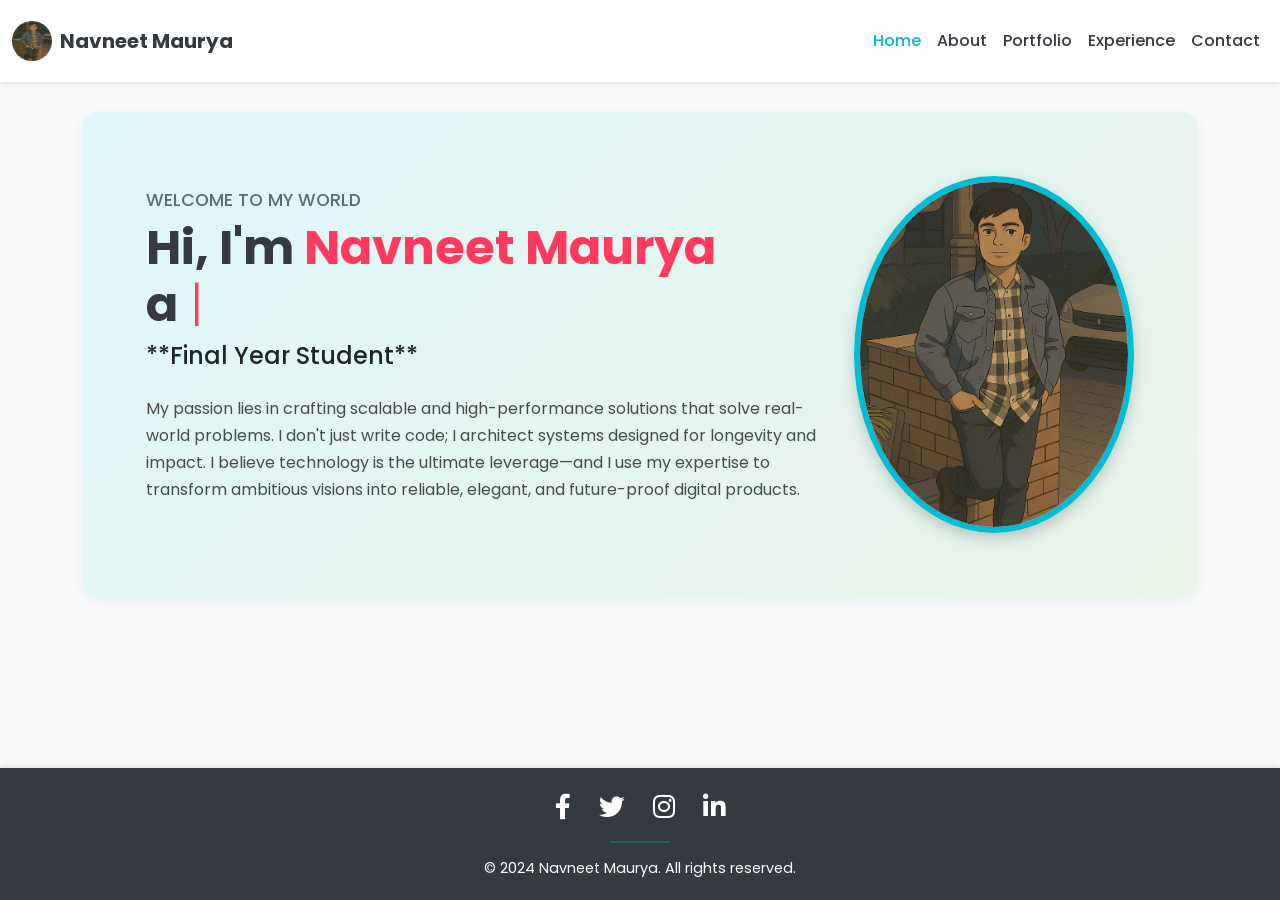
<file: index.html>
<!DOCTYPE html>
<html lang="en">
<head>
    <meta charset="UTF-8">
    <meta name="viewport" content="width=device-width, initial-scale=1.0">
    <title>Navneet Maurya | Full-Stack Developer Profile</title>
    <link href="https://cdn.jsdelivr.net/npm/bootstrap@5.3.3/dist/css/bootstrap.min.css" rel="stylesheet">
    <link rel="stylesheet" href="https://cdnjs.cloudflare.com/ajax/libs/font-awesome/6.0.0-beta3/css/all.min.css">
    <link href="https://fonts.googleapis.com/css2?family=Poppins:wght@300;400;500;600;700&display=swap" rel="stylesheet">

    <style>
        :root {
            --primary-color: #007bff; /* Bootstrap Primary */
            --dark-color: #343a40;
            --accent-cyan: #00bcd4; /* Accent color */
            --dark-blue-heading: #1a237e; 
            --highlight-pink: #ff3a5e; /* New color for highlighted text */
            --dark-text-color: #4a4a4a; /* A darker gray for body text on light bg */
        }
        
        body {
            font-family: 'Poppins', sans-serif;
            background-color: #f8f9fa; 
            display: flex; 
            flex-direction: column; 
            min-height: 100vh; 
        }

        /* --- Navbar Styling --- */
        .navbar {
            background-color: rgba(255, 255, 255, 0.95); 
            box-shadow: 0 2px 4px rgba(0, 0, 0, 0.1);
            position: fixed; 
            width: 100%;
            top: 0;
            z-index: 1030; 
        }

        .navbar-brand {
            font-weight: 700;
            color: var(--dark-color) !important; 
        }
        
        .nav-link {
            color: var(--dark-color) !important; 
            font-weight: 500;
            transition: color 0.3s ease;
        }

        .nav-link.active, .nav-link:hover {
            color: var(--accent-cyan) !important; 
        }
        
        /* --- Main Content Area --- */
        main.container {
            flex-grow: 1; 
            padding-top: 5rem; 
            padding-bottom: 5rem; 
            margin-top: 0; 
        }
        
        /* --- Hero Section (.ram) Styling --- */
        .ram {
            background: linear-gradient(135deg, #e0f7fa, #e8f5e9); 
            border-radius: 15px;
            box-shadow: 0 4px 15px rgba(0, 0, 0, 0.05);
            margin-top: 2rem; 
        }

        /* Styling for the new large heading */
        .ram .main-heading {
            color: var(--dark-color); 
            font-weight: 700;
            font-size: 3rem; 
            line-height: 1.2;
        }
        
        .ram .main-heading .highlight {
            color: var(--highlight-pink); 
        }

        .ram .sub-heading {
            font-size: 1.1rem;
            color: #546e7a;
            font-weight: 500;
            text-transform: uppercase;
        }

        .ram .intro-paragraph {
            color: var(--dark-text-color);
            line-height: 1.7;
        }

        .ram img {
            max-width: 280px; 
            height: auto;
            border-radius: 50%;
            border: 6px solid var(--accent-cyan); 
            box-shadow: 0 6px 15px rgba(0, 0, 0, 0.2); 
        }

        .ram .btn-primary {
            background-color: var(--accent-cyan);
            border-color: var(--accent-cyan);
            font-weight: 600;
            padding: 10px 25px;
            border-radius: 30px;
            transition: all 0.3s ease;
        }

        .ram .btn-primary:hover {
            background-color: #00a0b2; 
            border-color: #00a0b2;
            transform: translateY(-2px);
            box-shadow: 0 4px 10px rgba(0, 0, 0, 0.2);
        }

        /* --- NEW: Blinking Cursor Style --- */
        .blinking-cursor {
            color: var(--highlight-pink); 
            font-weight: 300;
            font-size: 3rem; 
            opacity: 1;
            animation: blink 1s step-end infinite;
            margin-left: 2px;
        }

        @keyframes blink {
            from, to { opacity: 0; }
            50% { opacity: 1; }
        }

        /* --- Footer Styling --- */
        .fotter {
            background-color: var(--dark-color); 
            color: white;
            padding: 20px 0;
            text-align: center;
            position: fixed; 
            width: 100%;
            bottom: 0;
            z-index: 1020; 
            box-shadow: 0 -2px 4px rgba(0, 0, 0, 0.1); 
        }
        
        .social-icons a {
            color: white;
            margin: 0 12px;
            font-size: 1.6rem; 
            transition: color 0.3s;
        }

        .social-icons a:hover {
            color: var(--accent-cyan);
        }

        .divider {
            width: 60px; 
            border-top: 2px solid var(--accent-cyan);
            margin: 15px auto;
        }

        .copyright p {
            margin: 0;
            font-size: 0.9rem;
        }

        /* --- Media Queries for Responsiveness --- */
        @media (max-width: 767.98px) {
            .ram {
                padding: 30px !important;
            }
            .ram img {
                margin-top: 20px; 
            }
        }
    </style>
</head>
<body>

    <nav class="navbar navbar-expand-lg py-3">
        <div class="container-fluid">
            <a class="navbar-brand d-flex align-items-center" href="#">
                <img src="myphoto.png" alt="Logo" class="rounded-circle me-2" style="width: 40px; height: 40px;">
                Navneet Maurya
            </a>
            <button class="navbar-toggler" type="button" data-bs-toggle="collapse" data-bs-target="#navbarNav"
                aria-controls="navbarNav" aria-expanded="false" aria-label="Toggle navigation">
                <span class="navbar-toggler-icon"></span>
            </button>
            <div class="collapse navbar-collapse" id="navbarNav">
                <div class="navbar-nav ms-auto">
                    <a class="nav-link active" aria-current="page" href="#">Home</a>
                    <a class="nav-link" href="portfolio.html">About</a>
                    <a class="nav-link" href="h.html">Portfolio</a>
                    <a class="nav-link " href="w.html">Experience</a>
                    <a class="nav-link " href="ram.html">Contact</a>
                </div>
            </div>
        </div>
    </nav>

    <main class="container">
        <div class="ram d-flex flex-column flex-md-row justify-content-between align-items-center p-5">
            <div class="p-3 text-center text-md-start">
                <h3 class="sub-heading mb-2">WELCOME TO MY WORLD</h3>

                <h1 class="main-heading">
                    Hi, I'm <span class="highlight">Navneet Maurya</span><br>
                    a <span id="typing-text"></span><span class="blinking-cursor">|</span>
                </h1>
                <h4>**Final Year Student**</h4>
                <p class="intro-paragraph mt-4">
                   My passion lies in crafting scalable and high-performance solutions that solve real-world problems. I don't just write code; I architect systems designed for longevity and impact. I believe technology is the ultimate leverage—and I use my expertise to transform ambitious visions into reliable, elegant, and future-proof digital products.
                </p>

                <!-- <a href="portfolio.html" class="btn btn-primary mt-3">Read More</a> -->
            </div>
            <div class="p-3">
                <img src="myphoto.png" alt="Navneet's Photo" class="img-fluid">
            </div>
        </div>
    </main>

    <footer class="fotter">
        <div class="social-icons">
            <a href="#" target="_blank"><i class="fab fa-facebook-f"></i></a>
            <a href="https://x.com/NMaurya17431" target="_blank"><i class="fab fa-twitter"></i></a>
            <a href="https://www.instagram.com/navneet1234184/" target="_blank"><i class="fab fa-instagram"></i></a>
            <a href="https://www.linkedin.com/in/navneet-maurya-496116297/" target="_blank"><i class="fab fa-linkedin-in"></i></a>
        </div>
        <hr class="divider">
        <div class="copyright">
            <p>&copy; 2024 Navneet Maurya. All rights reserved.</p>
        </div>
    </footer>

    <script src="https://cdn.jsdelivr.net/npm/bootstrap@5.3.3/dist/js/bootstrap.bundle.min.js"></script>
    
    <script>
        const typingTextElement = document.getElementById('typing-text');
        
        // वह पाठ जिसे आप टाइप करना चाहते हैं (आपकी पुरानी लाइन से लिया गया और आपकी नई आवश्यकता के अनुसार)
        const textArray = [
            "Full-Stack Developer",
            "Problem-Solver",
            "Software Engineer",
            "Backend developer",
            "Frontend developer",
        ];

        let arrayIndex = 0;
        let charIndex = 0;
        const typingSpeed = 100; 
        const deletingSpeed = 50; 
        const newTextDelay = 2000; 

        function type() {
            if (charIndex < textArray[arrayIndex].length) {
                if(!typingTextElement.classList.contains("typing")) typingTextElement.classList.add("typing");
                typingTextElement.textContent += textArray[arrayIndex].charAt(charIndex);
                charIndex++;
                setTimeout(type, typingSpeed);
            } 
            else {
                typingTextElement.classList.remove("typing");
                setTimeout(erase, newTextDelay);
            }
        }

        function erase() {
            if (charIndex > 0) {
                if(!typingTextElement.classList.contains("typing")) typingTextElement.classList.add("typing");
                typingTextElement.textContent = textArray[arrayIndex].substring(0, charIndex-1);
                charIndex--;
                setTimeout(erase, deletingSpeed);
            } 
            else {
                typingTextElement.classList.remove("typing");
                arrayIndex++;
                if(arrayIndex >= textArray.length) arrayIndex = 0;
                setTimeout(type, typingSpeed + 1100);
            }
        }

        // DOM लोड होने के बाद टाइपिंग शुरू करें
        document.addEventListener("DOMContentLoaded", function() {
            if(textArray.length) setTimeout(type, newTextDelay + 250);
        });
    </script>
</body>
</html>
</file>
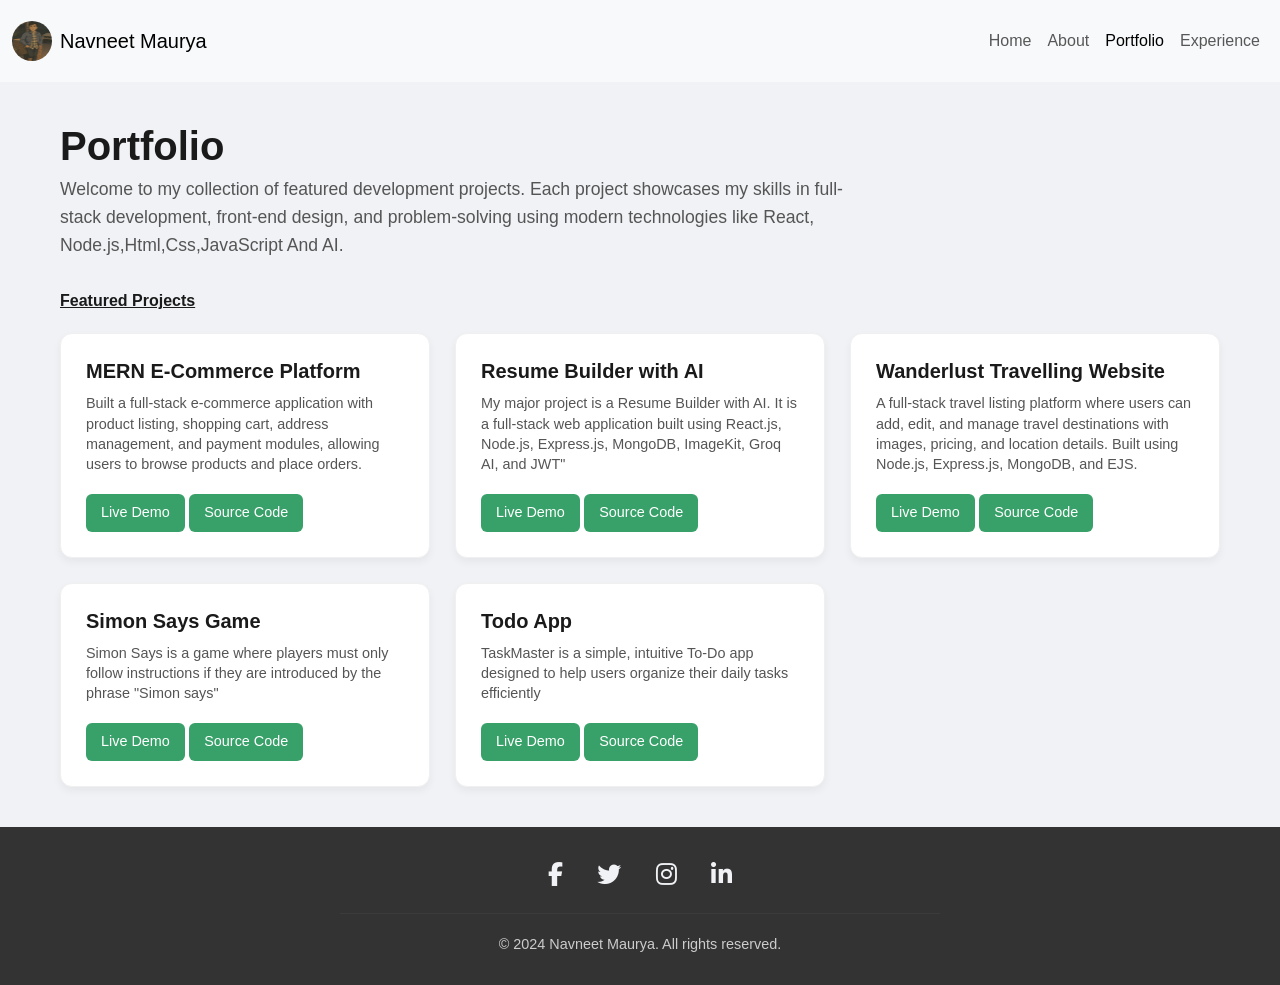
<file: h.html>
<!DOCTYPE html>
<html lang="en">
<head>
    <meta charset="UTF-8">
    <meta name="viewport" content="width=device-width, initial-scale=1.0">
    <title>Portfolio - Featured Projects</title>
    
    <link href="https://cdn.jsdelivr.net/npm/bootstrap@5.3.3/dist/css/bootstrap.min.css" rel="stylesheet">
    
    <link rel="stylesheet" href="https://cdnjs.cloudflare.com/ajax/libs/font-awesome/6.5.2/css/all.min.css">

    <style>
        body {
            font-family: sans-serif; 
            background-color: #f0f2f5; 
            color: #1a1a1a;
            margin: 0;
            padding: 0;
            display: flex;
            flex-direction: column;
            min-height: 100vh;
        }

        .portfolio-container {
            max-width: 1200px;
            margin: 0 auto;
            padding: 40px 20px; 
            flex-grow: 1; 
        }

        /* --- Footer Styles --- */
        .fotter {
            background-color: #333;
            color: #f0f2f5;
            padding: 30px 20px;
            text-align: center;
            width: 100%;
            margin-top: auto; 
        }

        .social-icons a {
            /* यह सुनिश्चित करता है कि आइकॉन्स को सही रंग मिले */
            color: #f0f2f5; 
            font-size: 1.5rem;
            margin: 0 15px;
            transition: color 0.3s;
        }

        .social-icons a:hover {
            color: #38a169; 
        }

        .divider {
            border: 0;
            height: 1px;
            background: #555;
            margin: 20px auto;
            width: 80%;
            max-width: 600px;
        }

        .copyright p {
            margin: 0;
            font-size: 0.9rem;
            color: #ccc;
        }
        
        /* Rest of your existing CSS (Portfolio, Grid, Cards, Buttons) */
        .main-heading {
            font-size: 2.5rem;
            font-weight: bold;
            margin-bottom: 5px;
        }

        .description-text {
            font-size: 1.1rem;
            color: #555;
            margin-bottom: 30px;
            line-height: 1.6;
            max-width: 800px;
        }

        .featured-heading {
            font-size: 1rem;
            font-weight: bold;
            margin-bottom: 20px;
            text-decoration: underline; 
        }

        .projects-grid {
            display: grid;
            grid-template-columns: repeat(3, 1fr); 
            gap: 25px; 
        }

        @media (max-width: 1024px) {
            .projects-grid {
                grid-template-columns: repeat(2, 1fr);
            }
        }

        @media (max-width: 600px) {
            .projects-grid {
                grid-template-columns: 1fr;
            }
        }

        .project-card {
            background-color: white;
            padding: 25px;
            border-radius: 12px; 
            box-shadow: 0 4px 8px rgba(0, 0, 0, 0.05); 
            border: 1px solid #f0f0f0; 
        }

        .project-title {
            font-size: 1.25rem;
            font-weight: 600;
            margin-top: 0;
            margin-bottom: 10px;
        }

        .project-description {
            font-size: 0.9rem;
            color: #555;
            margin-bottom: 20px;
            line-height: 1.4;
            min-height: 40px; 
        }

        .source-code-btn {
            display: inline-block;
            padding: 8px 15px;
            background-color: #38a169; 
            color: white;
            text-decoration: none;
            border-radius: 6px;
            font-weight: 500;
            font-size: 0.9rem;
            transition: background-color 0.3s;
        }
        .nav{
            margin-top: auto;
        }

        .source-code-btn:hover {
            background-color: #2f855a; 
        }
    </style>
</head>
<body>

    <nav class="navbar navbar-expand-lg py-3 navbar-light bg-light">
        <div class="container-fluid">
            <a class="navbar-brand d-flex align-items-center" href="#">
                <img src="myphoto.png" alt="Logo" class="rounded-circle me-2" style="width: 40px; height: 40px;">
                Navneet Maurya
            </a>
            <button class="navbar-toggler" type="button" data-bs-toggle="collapse" data-bs-target="#navbarNav"
                aria-controls="navbarNav" aria-expanded="false" aria-label="Toggle navigation">
                <span class="navbar-toggler-icon"></span>
            </button>
            <div class="collapse navbar-collapse" id="navbarNav">
                <div class="navbar-nav ms-auto">
                    <a class="nav-link" href="index.html">Home</a>
                    <a class="nav-link" href="portfolio.html">About</a>
                    <a class="nav-link active" aria-current="page" href="h.html">Portfolio</a>
                    <a class="nav-link" href="w.html">Experience</a>
                </div>
            </div>
        </div>
    </nav>

    <div class="portfolio-container">
        <h1 class="main-heading">Portfolio</h1>
        
        <p class="description-text">
       
            Welcome to my collection of featured development projects. Each project showcases my skills in full-stack development, front-end design, and problem-solving using modern technologies like React, Node.js,Html,Css,JavaScript And AI.
        </p>

        <p class="featured-heading">Featured Projects</p>

        <div class="projects-grid">
            <div class="project-card">
                <h2 class="project-title">MERN E-Commerce Platform</h2>
                <p class="project-description">Built a full-stack e-commerce application with product listing, shopping cart, address management, and payment
modules, allowing users to browse products and place orders.
</p>
                <a href="https://mern-ecomerce-frontend-sandy.vercel.app/" class="source-code-btn">Live Demo</a>
                <a href="https://github.com/navneetmaurya-hub?tab=repositories" class="source-code-btn">Source Code</a>
            </div>
            
            <div class="project-card">
                <h2 class="project-title">Resume Builder with AI</h2>
                <p class="project-description">My major project is a Resume Builder with AI. It is a full-stack web application built using React.js, Node.js, Express.js, MongoDB, ImageKit, Groq AI, and JWT"</p>
                <a href="https://resume-builder-9-gkmu.onrender.com/" class="source-code-btn">Live Demo</a>
                <a href="https://github.com/navneetmaurya-hub/resume-builder" class="source-code-btn">Source Code</a>
            </div>

            <div class="project-card">
                <h2 class="project-title">Wanderlust Travelling Website</h2>
                <p class="project-description">A full-stack travel listing platform where users can add, edit, and manage travel destinations with images, pricing, and location details. Built using Node.js, Express.js, MongoDB, and EJS.</p>
                <a href="https://wonderlust-11.onrender.com" class="source-code-btn">Live Demo</a>
                <a href="https://github.com/navneetmaurya-hub/WonderLust" class="source-code-btn">Source Code</a>
            </div>
            <div class="project-card">
                <h2 class="project-title">Simon Says Game</h2>
                <p class="project-description">Simon Says is a game where players must only follow instructions if they are introduced by the phrase "Simon says"</p>
                <a href="https://simon-says-game-qr08.onrender.com/" class="source-code-btn">Live Demo</a>
                <a href="https://github.com/navneetmaurya-hub/Simon-Says-Game" class="source-code-btn">Source Code</a>
            </div>

            <div class="project-card">
                <h2 class="project-title">Todo App</h2>
                <p class="project-description">TaskMaster is a simple, intuitive To-Do app designed to help users organize their daily tasks efficiently</p>
                <a href="https://todoappnavneet.netlify.app" class="source-code-btn">Live Demo</a>
                <a href="https://github.com/navneetmaurya-hub/Todo-App-Fullstack" class="source-code-btn">Source Code</a>
            </div>
 
        </div> 
    </div>
    
    <footer class="fotter">
        <div class="social-icons">
            <a href="#" target="_blank"><i class="fab fa-facebook-f"></i></a>
            <a href="https://x.com/NMaurya17431" target="_blank"><i class="fab fa-twitter"></i></a>
            <a href="https://www.instagram.com/navneet1234184/" target="_blank"><i class="fab fa-instagram"></i></a>
            <a href="https://www.linkedin.com/in/navneet-maurya-496116297/" target="_blank"><i class="fab fa-linkedin-in"></i></a>
        </div>
        <hr class="divider">
        <div class="copyright">
            <p>&copy; 2024 Navneet Maurya. All rights reserved.</p>
        </div>
    </footer>

    <script src="https://cdn.jsdelivr.net/npm/bootstrap@5.3.3/dist/js/bootstrap.bundle.min.js"></script>
</body>
</html>
</file>
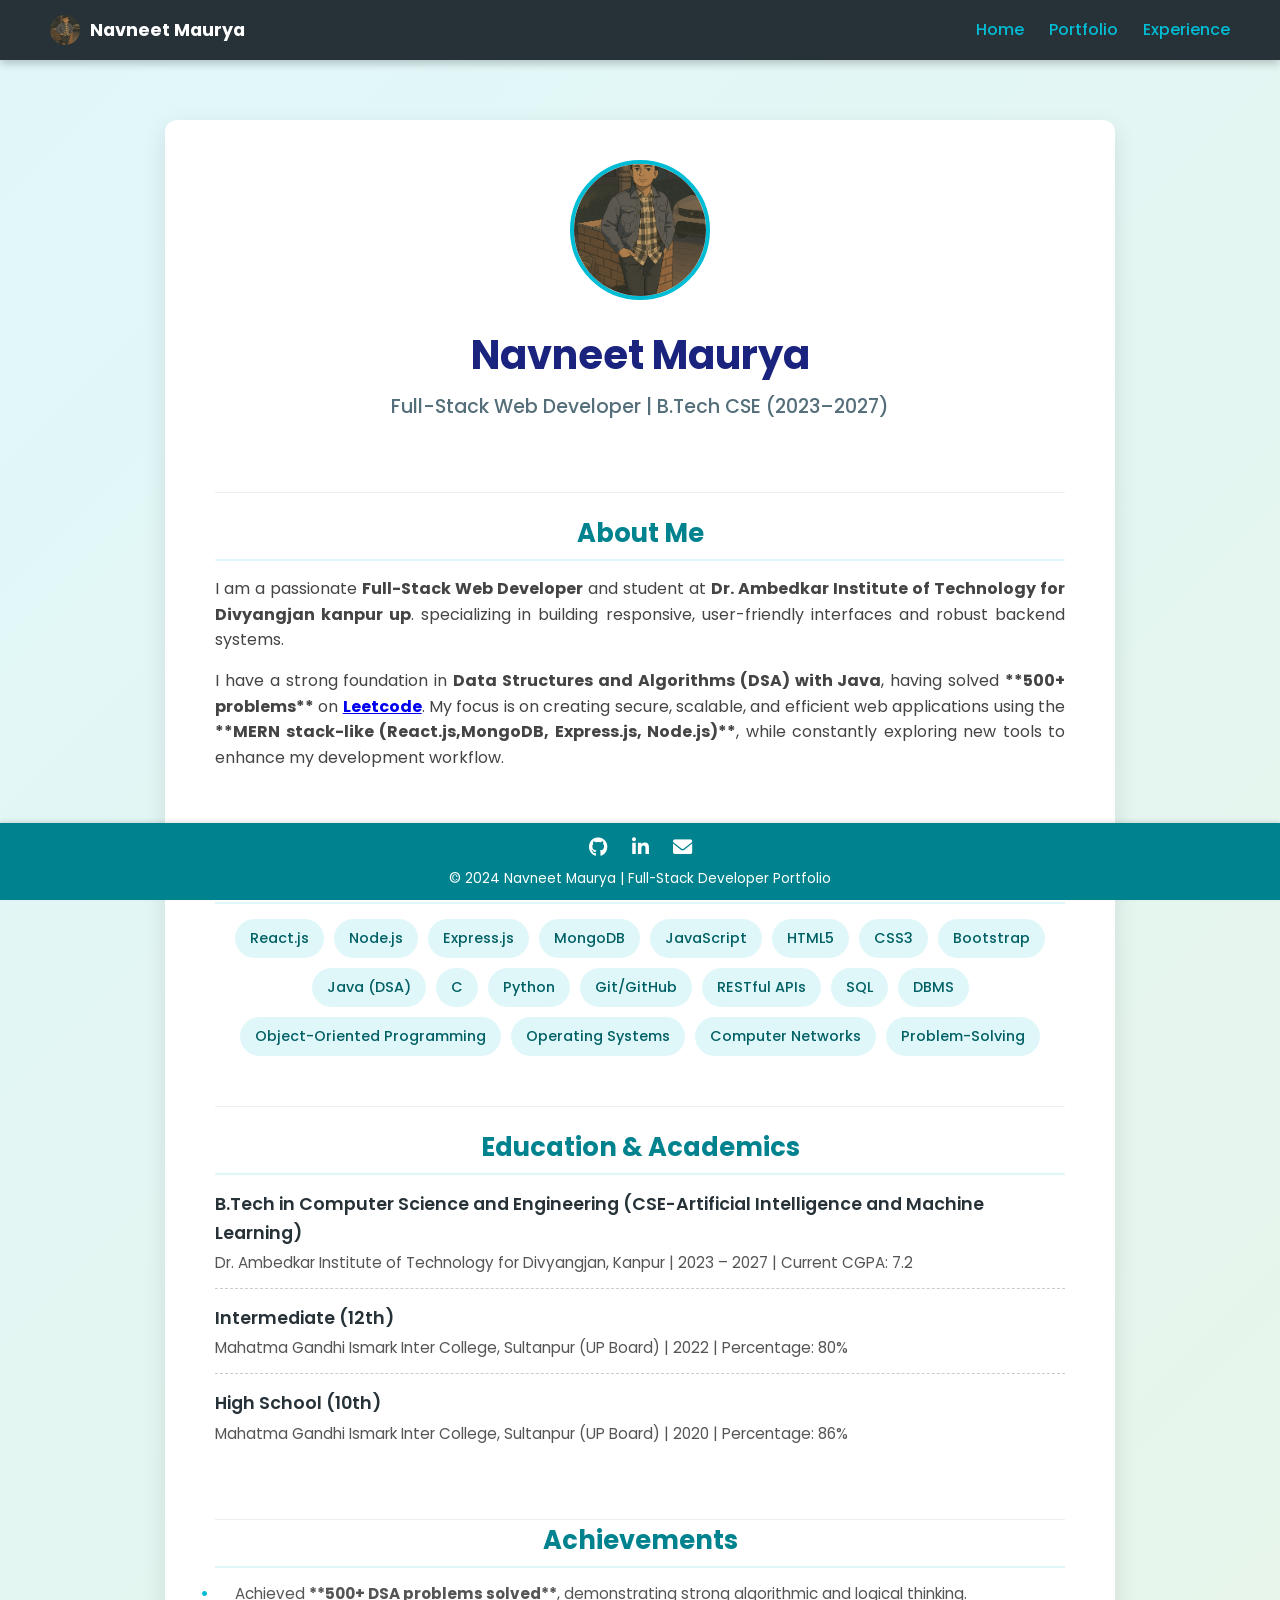
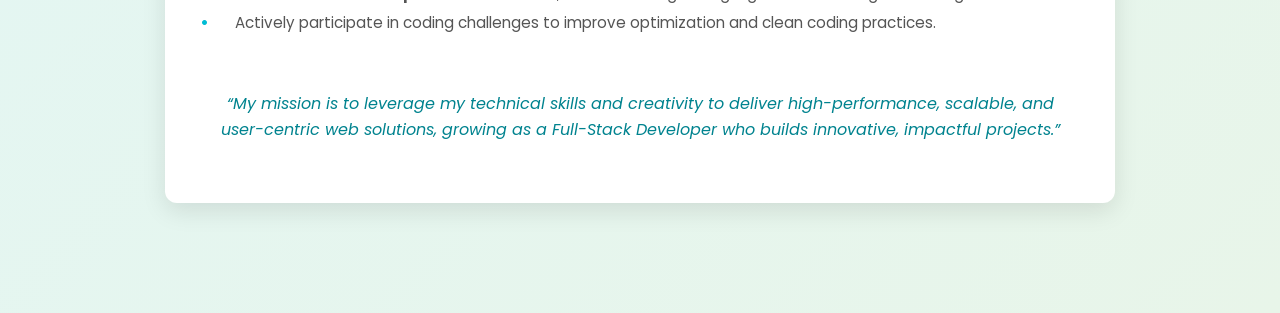
<file: portfolio.html>
<!DOCTYPE html>
<html lang="en">
<head>
    <meta charset="UTF-8">
    <meta name="viewport" content="width=device-width, initial-scale=1.0">
    <title>Navneet Maurya | Full-Stack Developer Portfolio</title>
    <!-- We removed the unused Bootstrap CSS link to rely solely on custom CSS -->
    <link href="https://fonts.googleapis.com/css2?family=Poppins:wght@300;400;500;600;700&display=swap" rel="stylesheet">
    <link rel="stylesheet" href="https://cdnjs.cloudflare.com/ajax/libs/font-awesome/6.0.0-beta3/css/all.min.css">
    
    <style>
        /* General Reset and Base Styles */
        * {
            margin: 0;
            padding: 0;
            box-sizing: border-box;
            font-family: 'Poppins', sans-serif;
        }

        :root {
            /* Define colors */
            --primary-cyan: #00bcd4;
            --dark-teal: #00838f;
            --light-cyan-bg: #e0f7fa;
            --dark-blue-heading: #1a237e;
            --medium-gray-blue: #546e7a;
            --header-bg: #263238; /* Dark color for header/footer */
        }

        body {
            background: #f4f6f9; 
            color: #333;
            line-height: 1.6;
            min-height: 100vh; 
        }

        /* ---------------------------------- */
        /* --- 1. FIXED HEADER (NAVBAR) CSS --- */
        /* ---------------------------------- */

        .fixed-header {
            position: fixed;
            top: 0;
            left: 0;
            width: 100%;
            background: var(--header-bg); 
            color: white;
            padding: 15px 50px;
            z-index: 1000; 
            box-shadow: 0 4px 8px rgba(0, 0, 0, 0.2);
            
            /* Desktop/Tablet Layout: Space between title and nav */
            display: flex;
            justify-content: space-between;
            align-items: center;
        }

        .header-title-link {
            display: flex;
            align-items: center; 
            font-weight: bold;
            font-size: 1.1rem;
            color: white;
            text-decoration: none;
        }

        .header-title-link img {
            border-radius: 50%;
            margin-right: 10px;
        }

        .header-nav {
            display: flex; /* Links side-by-side on desktop */
            align-items: center;
        }

        .header-nav a {
            color: var(--primary-cyan);
            text-decoration: none;
            margin-left: 25px;
            font-weight: 500;
            transition: 0.3s;
        }
        
        .header-nav a:hover {
            color: white;
            text-decoration: underline;
        }
        
        /* FIX: Mobile Menu Toggle Elements */
        #menu-toggle {
            display: none; /* Hide the actual checkbox input */
        }
        
        .menu-icon {
            display: none; /* Hidden by default (desktop view) */
            font-size: 1.5rem;
            cursor: pointer;
            color: var(--primary-cyan);
            z-index: 1001; /* Ensure the icon is clickable */
        }

        /* ---------------------------------- */
        /* --- Mobile Responsiveness (Navbar Fix) --- */
        /* ---------------------------------- */
        @media (max-width: 768px) {
            .fixed-header {
                padding: 15px 20px; /* Smaller padding on mobile */
            }

            .menu-icon {
                display: block; /* Show hamburger icon on mobile */
            }

            .header-nav {
                /* Initially hide navigation links on mobile */
                display: none; 
                position: absolute;
                top: 60px; /* Position below the header */
                left: 0;
                width: 100%;
                background: var(--header-bg); 
                flex-direction: column;
                align-items: flex-start;
                padding: 10px 0;
                box-shadow: 0 4px 8px rgba(0, 0, 0, 0.1);
            }

            .header-nav a {
                margin: 0;
                padding: 10px 20px;
                width: 100%;
                text-align: left;
                border-bottom: 1px solid rgba(255, 255, 255, 0.1);
                color: white; /* Links white on dark background */
            }
            
            .header-nav a:hover {
                background-color: var(--dark-teal);
            }

            /* Show navigation links when the checkbox is checked (hamburger is clicked) */
            #menu-toggle:checked ~ .header-nav {
                display: flex;
            }
        }


        /* ---------------------------------- */
        /* --- 2. FIXED FOOTER CSS --- */
        /* ---------------------------------- */
        .fixed-footer {
            position: fixed;
            bottom: 0;
            left: 0;
            width: 100%;
            background: var(--dark-teal); 
            color: white;
            padding: 10px 20px;
            text-align: center;
            z-index: 1000;
            box-shadow: 0 -2px 4px rgba(0, 0, 0, 0.1); 
        }
        
        .fixed-footer .social-icons-footer a {
            color: white;
            margin: 0 10px;
            font-size: 1.2rem;
            text-decoration: none;
            transition: color 0.3s;
        }
        
        .fixed-footer .social-icons-footer a:hover {
            color: var(--light-cyan-bg);
        }
        
        .footer-text {
            display: block;
            margin-top: 5px;
            font-size: 0.85rem;
        }

        /* ---------------------------------- */
        /* --- 3. MAIN CONTENT ADJUSTMENT --- */
        /* ---------------------------------- */
        .portfolio-section {
            padding-top: 80px; 
            padding-bottom: 70px; 

            display: flex;
            flex-direction: column;
            align-items: center;
            justify-content: flex-start;
            padding-left: 20px; 
            padding-right: 20px;
            background: linear-gradient(135deg, #e0f7fa, #e8f5e9);
            min-height: calc(100vh - 120px); /* Adjust height to fill space between fixed header/footer */
        }
        
        /* The rest of your original styles follow */
        
        .portfolio-container {
            max-width: 950px;
            width: 100%;
            background: #fff;
            border-radius: 12px;
            box-shadow: 0 8px 25px rgba(0, 0, 0, 0.1);
            padding: 40px 50px;
            text-align: center;
            transition: 0.3s ease;
            display: grid;
            grid-template-columns: 1fr;
            gap: 30px;
            margin-top: 40px; /* Added margin for visual separation */
            margin-bottom: 40px;
        }

        .portfolio-container:hover {
            transform: translateY(-3px);
            box-shadow: 0 12px 35px rgba(0, 0, 0, 0.15);
        }

        /* Header and Profile Details */
        .header-content {
            margin-bottom: 20px;
        }

        .profile-img {
            width: 140px;
            height: 140px;
            border-radius: 50%;
            object-fit: cover;
            border: 4px solid var(--primary-cyan);
            margin-bottom: 15px;
        }
        
        h1 {
            font-size: 2.5rem;
            color: var(--dark-blue-heading);
            margin-bottom: 5px;
        }
        
        h2 {
            font-size: 1.2rem;
            color: var(--medium-gray-blue);
            font-weight: 500;
            margin-bottom: 20px;
        }
        
        p {
            font-size: 1rem;
            color: #444;
            text-align: justify;
            margin-bottom: 15px;
        }

        /* Main Content Sections */
        .content-section {
            text-align: left;
            padding: 20px 0;
            border-top: 1px solid #eee;
        }

        .content-section:first-child {
            border-top: none;
            padding-top: 0;
        }

        .content-section h3 {
            font-size: 1.6rem;
            color: var(--dark-teal);
            margin-bottom: 15px;
            text-align: center;
            padding-bottom: 5px;
            border-bottom: 2px solid var(--light-cyan-bg);
        }

        /* --- Skills Tags --- */
        .skills {
            display: flex;
            flex-wrap: wrap;
            justify-content: center;
            gap: 10px;
            margin-top: 15px;
        }
        
        .skill {
            background: var(--light-cyan-bg);
            color: #006064;
            padding: 8px 15px;
            border-radius: 20px;
            font-size: 0.9rem;
            font-weight: 500;
            transition: 0.3s;
        }

        .skill:hover {
            background: var(--primary-cyan);
            color: white;
            transform: translateY(-2px);
        }

        /* --- Education & Academics --- */
        .education-item {
            border-bottom: 1px dashed #ccc;
            padding-bottom: 15px;
            margin-bottom: 15px;
            text-align: left;
        }
        
        .education-item:last-child {
            border-bottom: none;
            margin-bottom: 10px;
        }

        .education-item strong {
            display: block;
            font-size: 1.1rem;
            color: #263238;
            margin-bottom: 5px;
            font-weight: 600;
        }
        
        .education-item span {
            display: block;
            color: #555;
            font-size: 0.95rem;
            line-height: 1.4;
        }

        /* --- Achievements (Bullet List) --- */
        .content-section ul {
            list-style: none;
            padding: 0;
        }
        
        .content-section ul li {
            margin-bottom: 8px;
            color: #555;
            line-height: 1.4;
            font-size: 0.95rem;
            padding-left: 20px;
            position: relative;
        }
        
        /* Bullet Point styling */
        .content-section ul li::before {
            content: '•';
            color: var(--primary-cyan);
            font-weight: bold;
            display: inline-block;
            width: 1em;
            margin-left: -1em;
            position: absolute;
            left: 0;
        }
        
    </style>
</head>
<body>
    
    <header class="fixed-header">
        <a href="#" class="header-title-link">
            <img src="myphoto.png" alt="Logo" style="width: 30px; height: 30px;">
            Navneet Maurya
        </a>
        
        <!-- FIX: Mobile Toggle Checkbox -->
        <input type="checkbox" id="menu-toggle">
        <!-- FIX: Mobile Toggle Icon (Linked to checkbox via 'for' attribute) -->
        <label for="menu-toggle" class="menu-icon">
            <i class="fas fa-bars"></i>
        </label>
        
        <nav class="header-nav">
            <a href="index.html">Home</a>
            <!-- <a href="#about">About</a> -->
            <a href="h.html">Portfolio</a>
            <a href="w.html">Experience</a>
        </nav>
    </header>

    <section class="portfolio-section">
        <div class="portfolio-container">
            <div class="header-content">
                <img src="myphoto.png" alt="Profile Photo" class="profile-img">

                <h1>Navneet Maurya</h1>
                <h2>Full-Stack Web Developer | B.Tech CSE (2023–2027)</h2>
            </div>
            
            <div class="content-section" id="about">
                <h3>About Me</h3>
                <p>

                    I am a passionate <b>Full-Stack Web Developer</b> and student at <b>Dr. Ambedkar Institute of Technology for Divyangjan kanpur up</b>. specializing in building responsive, user-friendly interfaces and robust backend systems.
                </p>
                <p>
                    I have a strong foundation in <b>Data Structures and Algorithms (DSA) with Java</b>, having solved <b>**500+ problems**</b> on <b><a href="https://leetcode.com/u/7380487387/">Leetcode</a></b>. My focus is on creating secure, scalable, and efficient web applications using the <b>**MERN stack-like (React.js,MongoDB, Express.js, Node.js)**</b>, while constantly exploring new tools to enhance my development workflow.

                </p>
            </div>

            <div class="content-section" id="skills">
                <h3>Skills & Expertise</h3>
                <div class="skills">

                    <div class="skill">React.js</div>

                    <div class="skill">Node.js</div>
                    <div class="skill">Express.js</div>
                    <div class="skill">MongoDB</div>
                    <div class="skill">JavaScript</div>
                    <div class="skill">HTML5</div>
                    <div class="skill">CSS3</div>
                    <div class="skill">Bootstrap</div>
                    <div class="skill">Java (DSA)</div>
                    <div class="skill">C</div>
                    <div class="skill">Python</div>
                    <div class="skill">Git/GitHub</div>
                    <div class="skill">RESTful APIs</div>

                    <div class="skill">SQL</div>
                    <div class="skill">DBMS</div>
                    <div class="skill">Object-Oriented Programming</div>
                    <div class="skill">Operating Systems</div>
                    <div class="skill">Computer Networks</div>
                    <div class="skill">Problem-Solving</div>
                </div>
            </div>
            
            <div class="content-section">
                <h3>Education & Academics</h3>
                <div class="education-item">

                    <strong>B.Tech in Computer Science and Engineering (CSE-Artificial Intelligence and Machine Learning)</strong>
                    <span>Dr. Ambedkar Institute of Technology for Divyangjan, Kanpur | 2023 – 2027 | Current CGPA: 7.2</span>
                </div>
                <div class="education-item">
                    <strong>Intermediate (12th)</strong>
                    <span>Mahatma Gandhi Ismark Inter College, Sultanpur (UP Board) | 2022 | Percentage: 80%</span>
                </div>
                <div class="education-item"> 
                    <strong>High School (10th)</strong>
                    <span>Mahatma Gandhi Ismark Inter College, Sultanpur (UP Board) | 2020 | Percentage: 86%</span>
                </div>
            </div>
            
            <div class="content-section" style="padding-top: 0;">
                <h3>Achievements</h3>
                <ul>

                    <li>Achieved <b>**500+ DSA problems solved**</b>, demonstrating strong algorithmic and logical thinking.</li>
                    <li>Actively participate in coding challenges to improve optimization and clean coding practices.</li>
                </ul>
            </div>
            
            <div class="content-section" style="border-top: none; padding-top: 0; text-align: center;">
                <p style="text-align: center; font-style: italic; color: var(--dark-teal); margin-bottom: 0;">
                    &ldquo;My mission is to leverage my technical skills and creativity to deliver high-performance, scalable, and user-centric web solutions, growing as a Full-Stack Developer who builds innovative, impactful projects.&rdquo;
                </p>
            </div>
        </div>
    </section>

    <footer class="fixed-footer">
        <div class="social-icons-footer">
            <a href="https://github.com/navneetmaurya-hub" target="_blank" title="GitHub"><i class="fab fa-github"></i></a> 
            <a href="https://www.linkedin.com/in/navneet-maurya-496116297/" target="_blank" title="LinkedIn"><i class="fab fa-linkedin-in"></i></a>
            <a href="navneetmaurya2005@gmail.com" title="Email"><i class="fas fa-envelope"></i></a>
        </div>
        <span class="footer-text">
            &copy; 2024 Navneet Maurya | Full-Stack Developer Portfolio
        </span>
    </footer>
</body>
</html>
</file>
